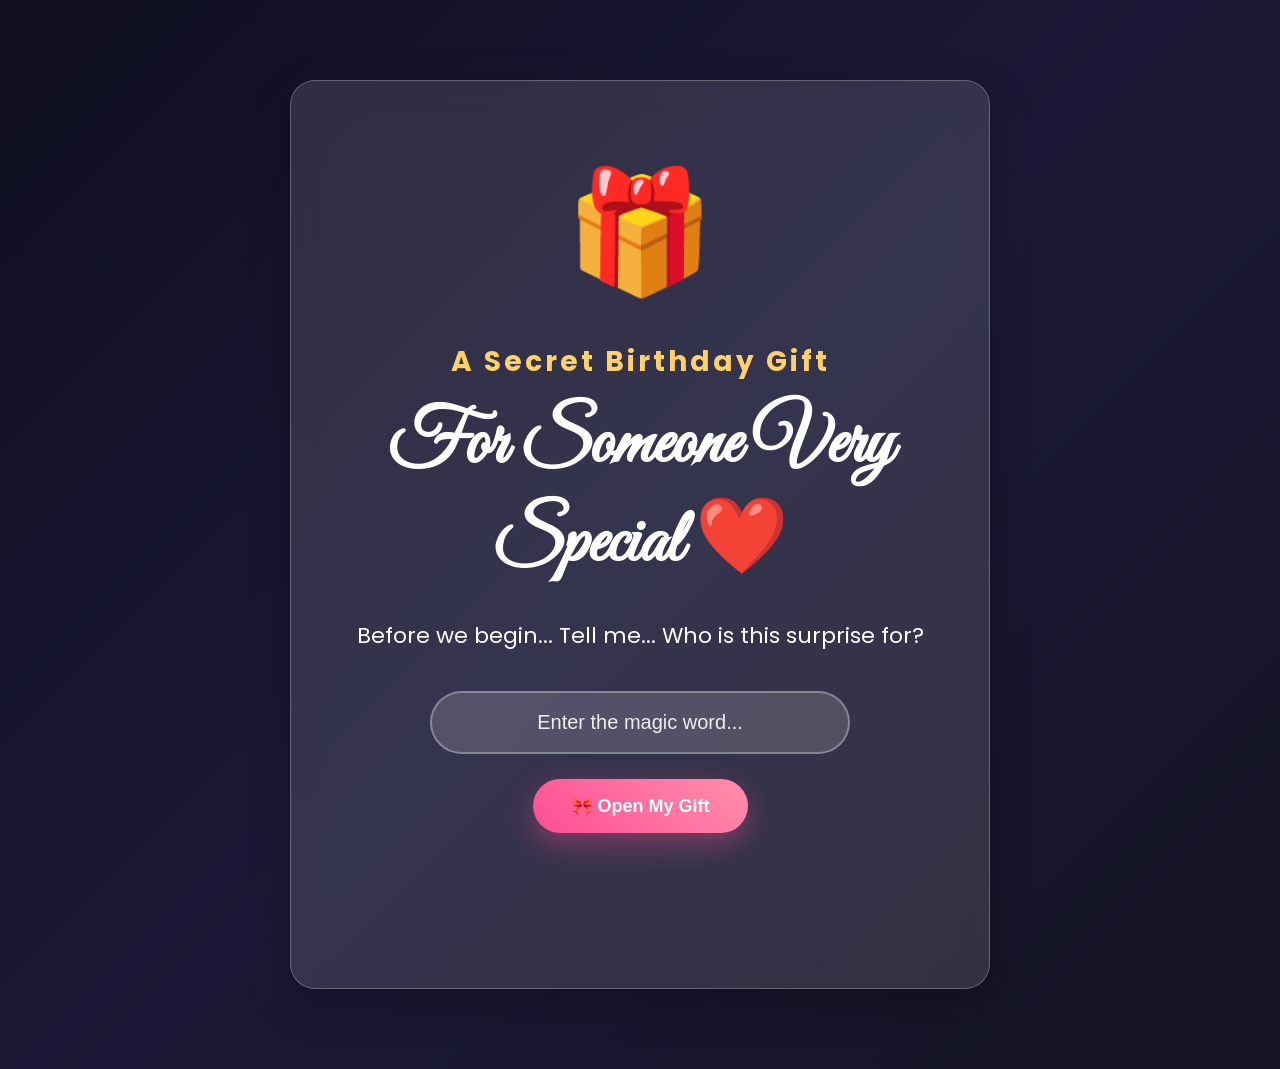
<file: index.html>
<!DOCTYPE html>
<html lang="en">

<head>

<meta charset="UTF-8">
<meta name="viewport" content="width=device-width, initial-scale=1.0">

<title>A Special Gift ❤️</title>

<link rel="stylesheet" href="style.css">

<link rel="preconnect" href="https://fonts.googleapis.com">

<link href="https://fonts.googleapis.com/css2?family=Great+Vibes&family=Poppins:wght@300;400;600&display=swap" rel="stylesheet">

</head>

<body>

<!-- Floating Hearts -->
<div id="hearts"></div>

<!-- Stars -->
<div class="stars"></div>

<section class="welcome-page">

<div class="glass-box">

<div class="gift">

🎁

</div>

<h3>

A Secret Birthday Gift

</h3>

<h1>

For Someone Very Special ❤️

</h1>

<p>

Before we begin...

Tell me...

Who is this surprise for?

</p>

<input
type="password"
id="password"
placeholder="Enter the magic word...">

<br>

<button onclick="checkPassword()">

🎀 Open My Gift

</button>

<p id="message"></p>

</div>

</section>

<script>

function checkPassword(){

let pass=document.getElementById("password").value;

let msg=document.getElementById("message");

if(pass.toLowerCase()=="navya"){

msg.style.color="#7CFC00";

msg.innerHTML="✨ Welcome Birthday Girl ❤️";

setTimeout(function(){

window.location="chapter1.html";

},1500);

}

else{

msg.style.color="#ff8080";

msg.innerHTML="🥺 Oops... That's not the magic word.<br>Hint: It's your name ❤️";

}

}

</script>

<script src="script.js"></script>

</body>

</html>
</file>
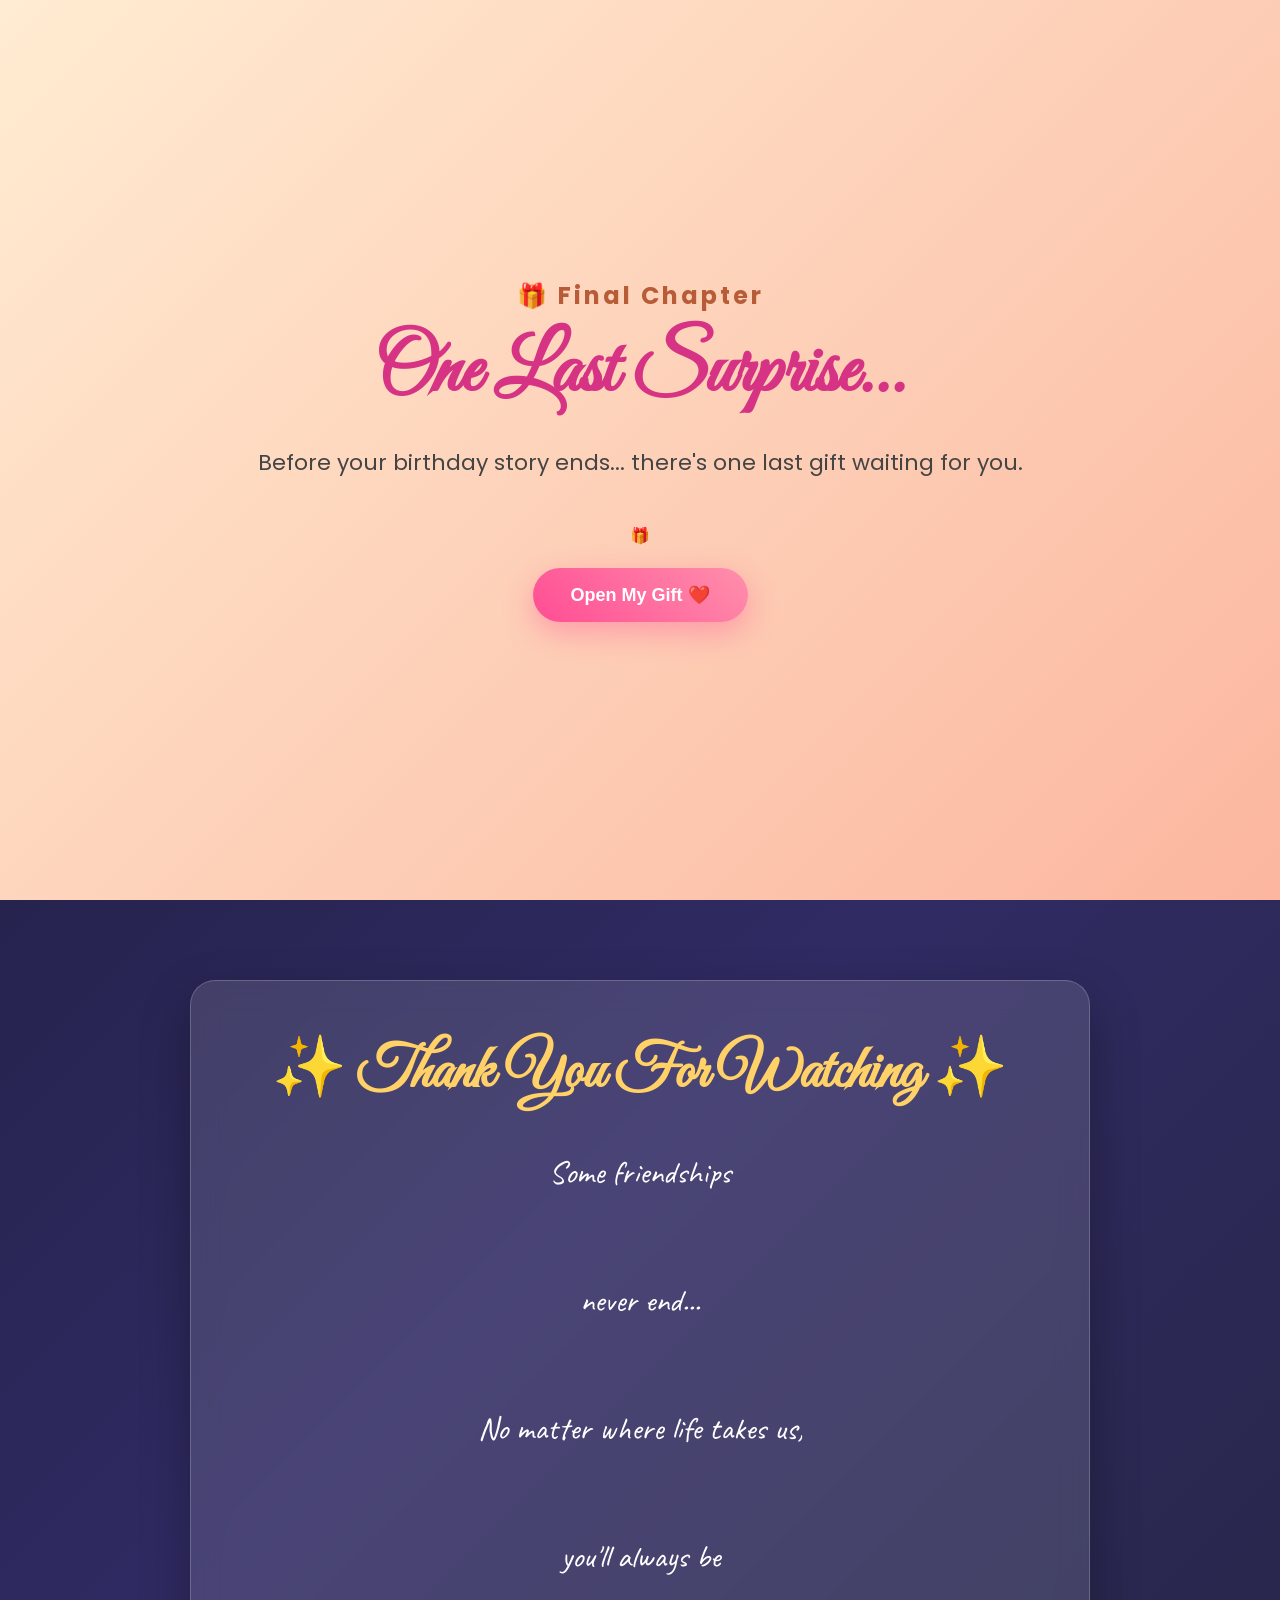
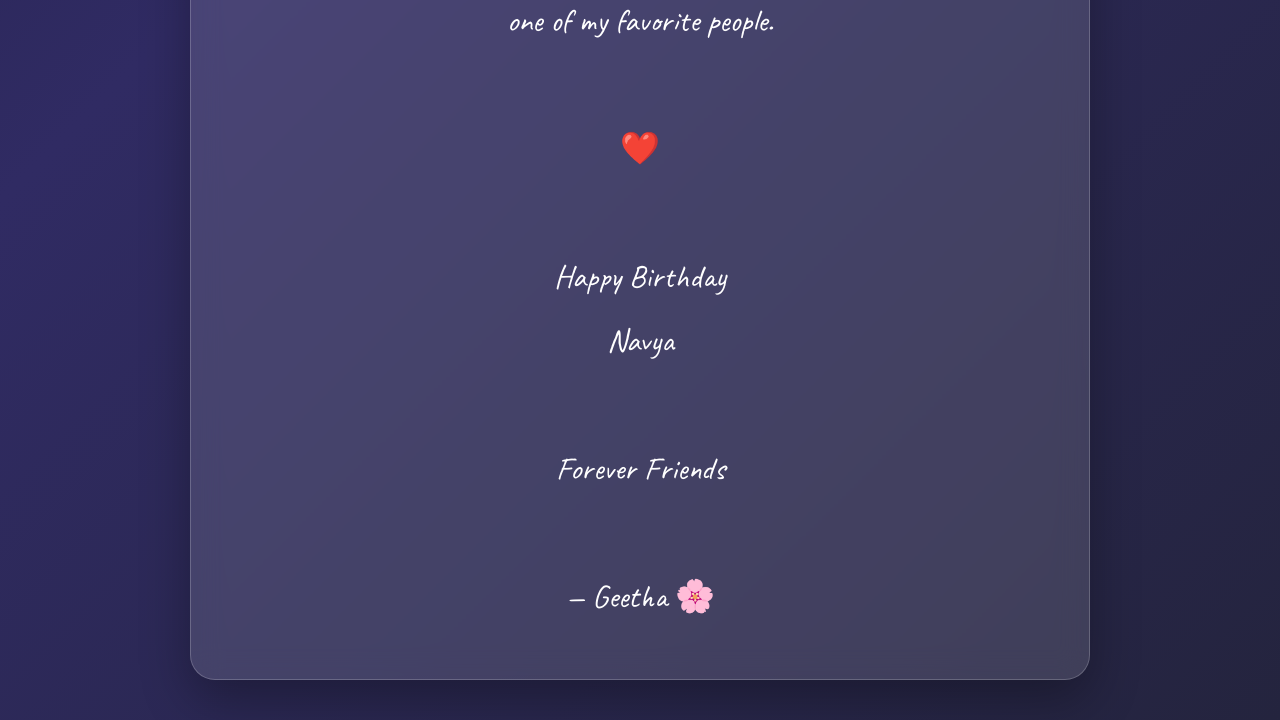
<file: birthday.html>
<!DOCTYPE html>
<html lang="en">

<head>

<meta charset="UTF-8">

<meta name="viewport" content="width=device-width, initial-scale=1.0">

<title>One Last Surprise ❤️</title>

<link rel="stylesheet" href="style.css">

<link rel="preconnect" href="https://fonts.googleapis.com">

<link href="https://fonts.googleapis.com/css2?family=Great+Vibes&family=Poppins:wght@300;400;600&display=swap" rel="stylesheet">

</head>

<body>

<div id="hearts"></div>

<div class="stars"></div>

<section class="surprise-page">

<div class="gift-container">

<h3>

🎁 Final Chapter

</h3>

<h1>

One Last Surprise...

</h1>

<p>

Before your birthday story ends...

there's one last gift waiting for you.

</p>

<div id="giftBox" class="gift-box">

🎁

</div>

<button id="giftBtn">

Open My Gift ❤️

</button>

<div id="giftMessage" class="gift-message">

<h2>

💖 Surprise! 💖

</h2>

<p>

Some people come into our lives...

and quietly become family.

Thank you for every laugh,

every late-night conversation,

every memory,

every piece of advice,

and every moment you stood beside me.

I'm grateful that life gave me a friend like you.

No matter where life takes us,

I'll always smile whenever I remember

our college days.

❤️

</p>

<div class="wish">

🌸

I hope this birthday

brings you endless happiness,

good health,

success,

peace,

and everything your heart wishes for.

🌸

</div>

<a href="birthday.html" class="next-btn">

Celebrate Your Birthday 🎂 →

</a>

</div>

</div>

</section>

<script src="script.js"></script>

</body>

</html>
<!-- ================= Final Message ================= -->

<div class="final-message">

    <h2>✨ Thank You For Watching ✨</h2>

    <p>
        Some friendships
        <br><br>

        never end...
        <br><br>

        No matter where life takes us,
        <br><br>

        you'll always be
        <br>

        one of my favorite people.
        <br><br>

        ❤️
        <br><br>

        Happy Birthday
        <br>

        Navya
        <br><br>

        Forever Friends
        <br><br>

        — Geetha 🌸
    </p>

</div>
</file>
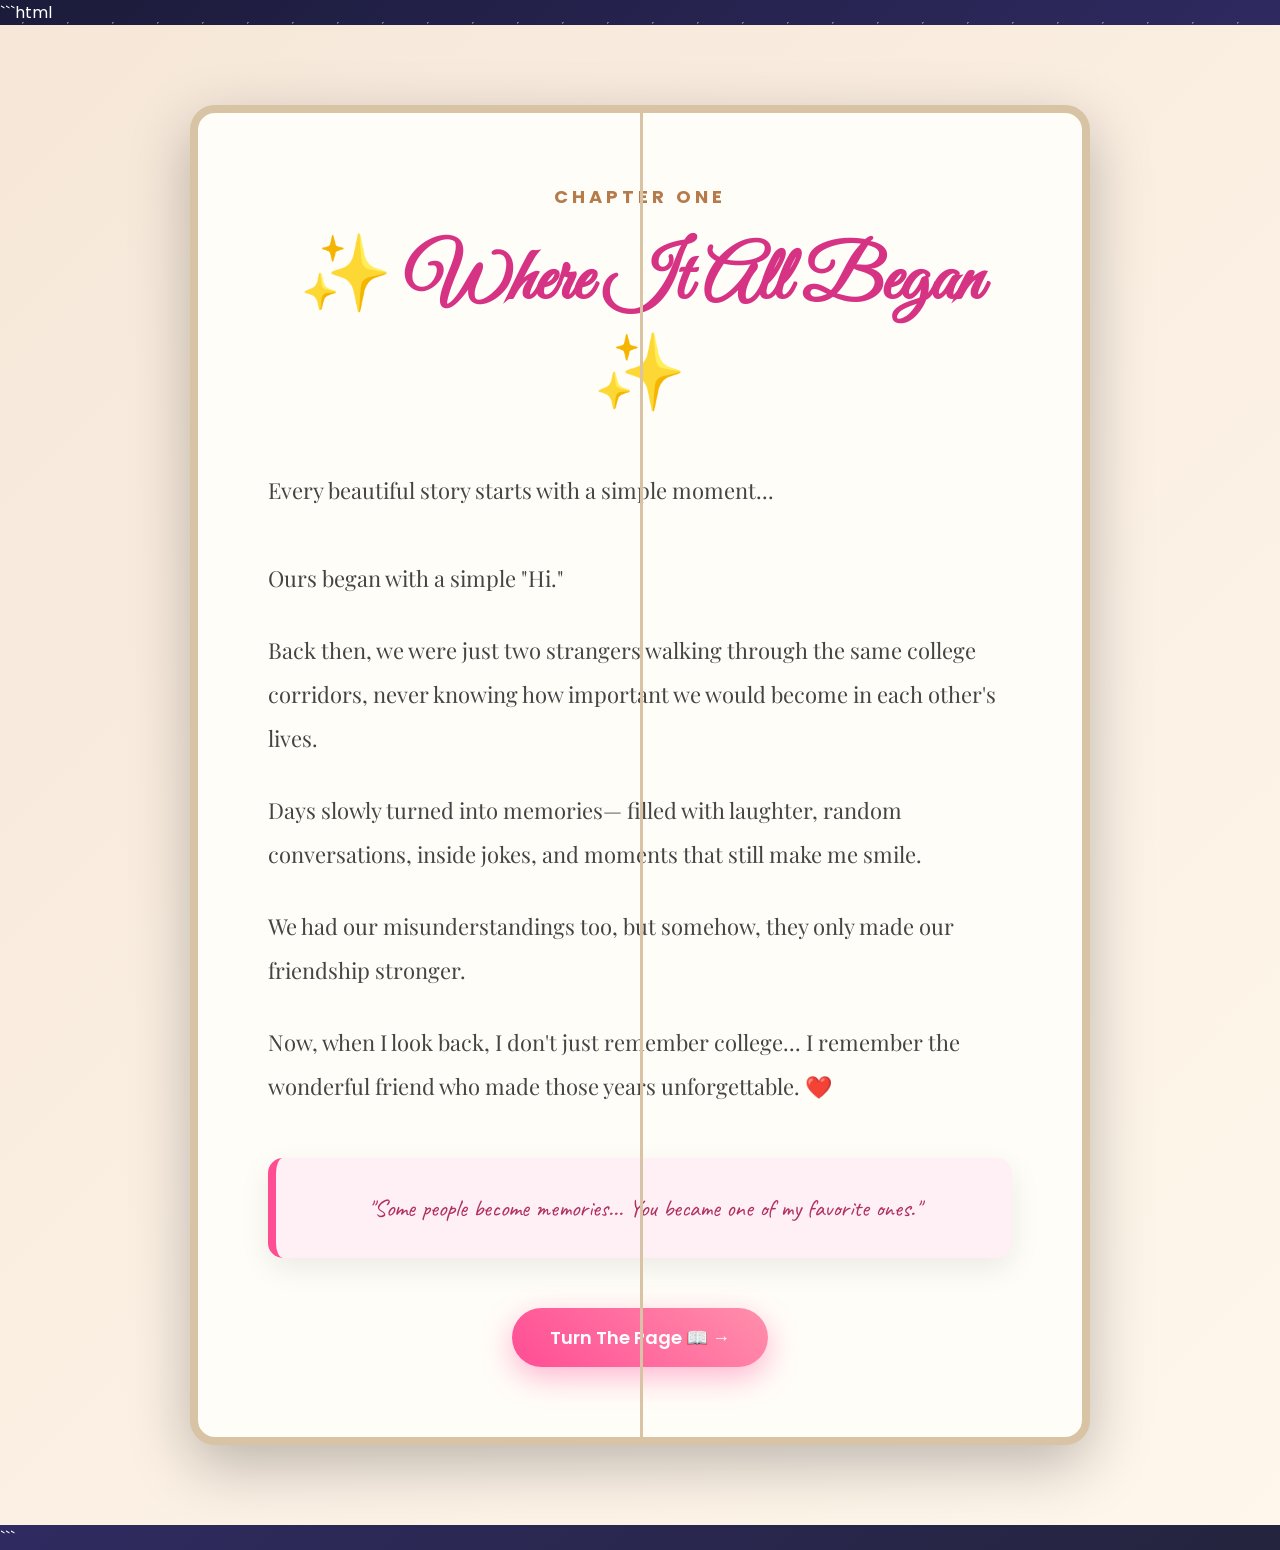
<file: chapter1.html>
```html
<!DOCTYPE html>
<html lang="en">

<head>

<meta charset="UTF-8">
<meta name="viewport" content="width=device-width, initial-scale=1.0">

<title>Chapter One | Our Story ❤️</title>

<link rel="stylesheet" href="style.css">

<link rel="preconnect" href="https://fonts.googleapis.com">

<link href="https://fonts.googleapis.com/css2?family=Great+Vibes&family=Playfair+Display:wght@400;700&family=Poppins:wght@300;400;600&display=swap" rel="stylesheet">

</head>

<body>

<div id="hearts"></div>

<div class="stars"></div>

<section class="chapter">

<div class="book">

<div class="chapter-number">
CHAPTER ONE
</div>

<h1>
✨ Where It All Began ✨
</h1>

<div class="story-text">

<p>
Every beautiful story starts with a simple moment...
<br><br>
Ours began with a simple "Hi."
</p>

<p>
Back then,
we were just two strangers
walking through the same college corridors,
never knowing how important
we would become in each other's lives.
</p>

<p>
Days slowly turned into memories—
filled with laughter,
random conversations,
inside jokes,
and moments that still make me smile.
</p>

<p>
We had our misunderstandings too,
but somehow,
they only made our friendship stronger.
</p>

<p>
Now, when I look back,
I don't just remember college...
I remember the wonderful friend
who made those years unforgettable.
❤️
</p>

</div>

<div class="quote-box">

"Some people become memories...
You became one of my favorite ones."

</div>

<div class="next-area">

<a href="scrapbook.html" class="next-btn">
Turn The Page 📖 →
</a>

</div>

</div>

</section>

<script src="script.js"></script>

</body>

</html>
```
</file>
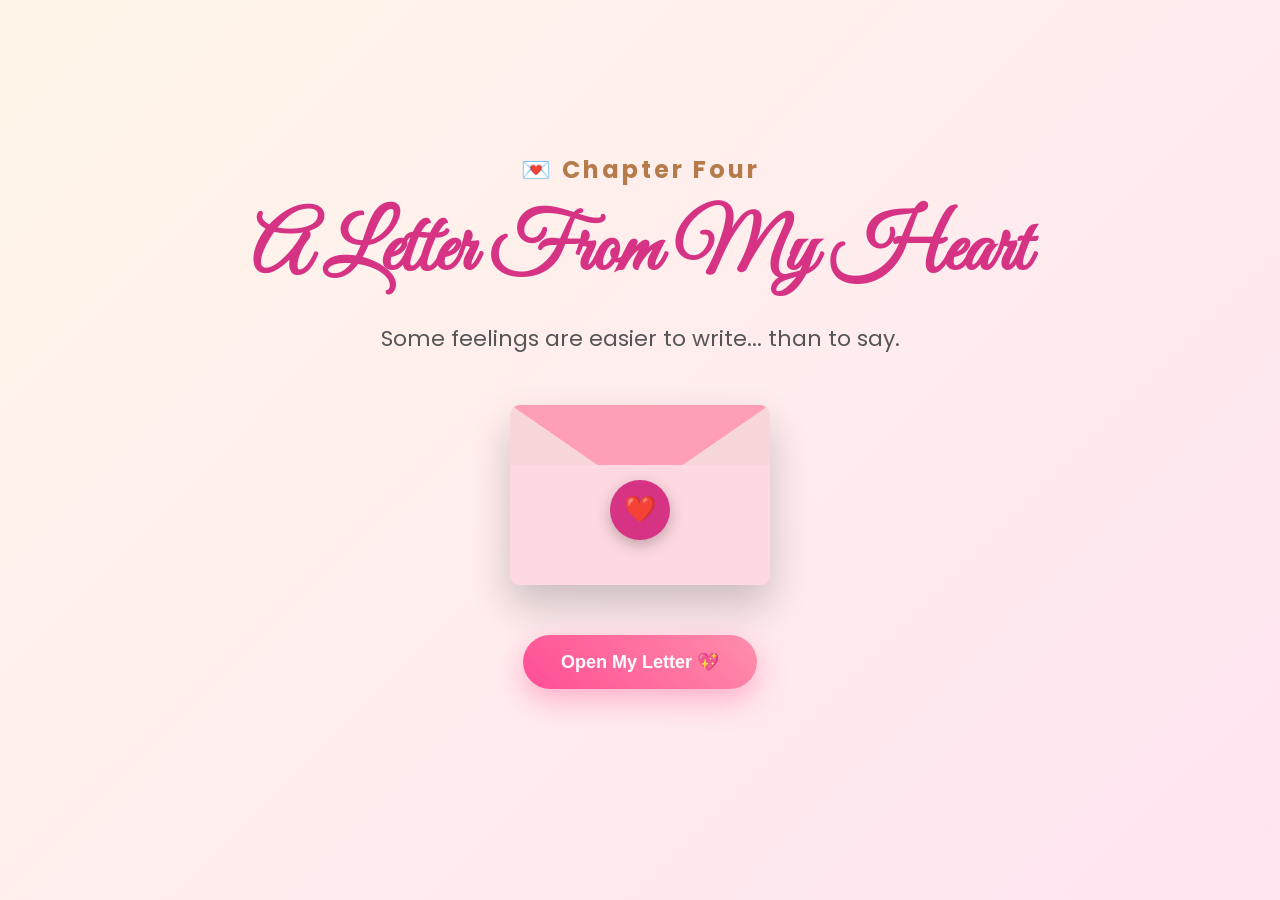
<file: letter.html>
<!DOCTYPE html>
<html lang="en">

<head>

<meta charset="UTF-8">
<meta name="viewport" content="width=device-width, initial-scale=1.0">

<title>A Letter For You ❤️</title>

<link rel="stylesheet" href="style.css">

<link rel="preconnect" href="https://fonts.googleapis.com">

<link href="https://fonts.googleapis.com/css2?family=Great+Vibes&family=Caveat:wght@500;700&family=Poppins:wght@300;400;600&display=swap" rel="stylesheet">

</head>

<body>

<div id="hearts"></div>
<div class="stars"></div>

<section class="letter-page">

<div class="letter-intro">

<h3>💌 Chapter Four</h3>

<h1>A Letter From My Heart</h1>

<p>

Some feelings are easier to write...

than to say.

</p>

</div>

<div class="envelope-container">

<div class="envelope" id="envelope">

<div class="flap"></div>

<div class="body"></div>

<div class="seal">

❤️

</div>

</div>

<button id="openLetter">

Open My Letter 💖

</button>

</div>

<div id="letterCard" class="letter-card">

<h2>

Dear Navya ❤️

</h2>

<p>

Happy Birthday to one of the most precious people in my life.

<br><br>

Three years ago, I never imagined that someone I met in college would become such an important part of my journey.

<br><br>

Our friendship has been filled with countless laughs, unforgettable memories, random conversations, silly moments, and even a few misunderstandings.

Yet somehow...

we always found our way back.

<br><br>

Thank you for always understanding me.

Thank you for supporting me.

Thank you for standing beside me during my happiest moments and my difficult ones.

<br><br>

I'm sorry for every moment I hurt you knowingly or unknowingly.

Please know that I never wanted to lose our friendship.

<br><br>

Nuvvu, Raza lekapothe naa B.Tech life complete ayyedi kaadhu.

These four years became unforgettable because of the amazing people I met.

And you're one of the biggest reasons.

<br><br>

Wherever life takes us after college,

I hope our friendship remains just as beautiful as it is today.

<br><br>

May your dreams come true.

May happiness always find you.

May your smile never fade.

<br><br>

Thank you...

for simply being YOU.

❤️

<br><br>

Happy Birthday once again,

My Best Friend.

<br><br>

Forever Friends,

<br>

<b>Geetha ❤️</b>

</p>

<a href="surprise.html" class="next-btn">

One Last Surprise 🎁 →

</a>

</div>

</section>

<script src="script.js"></script>

</body>

</html>
</file>
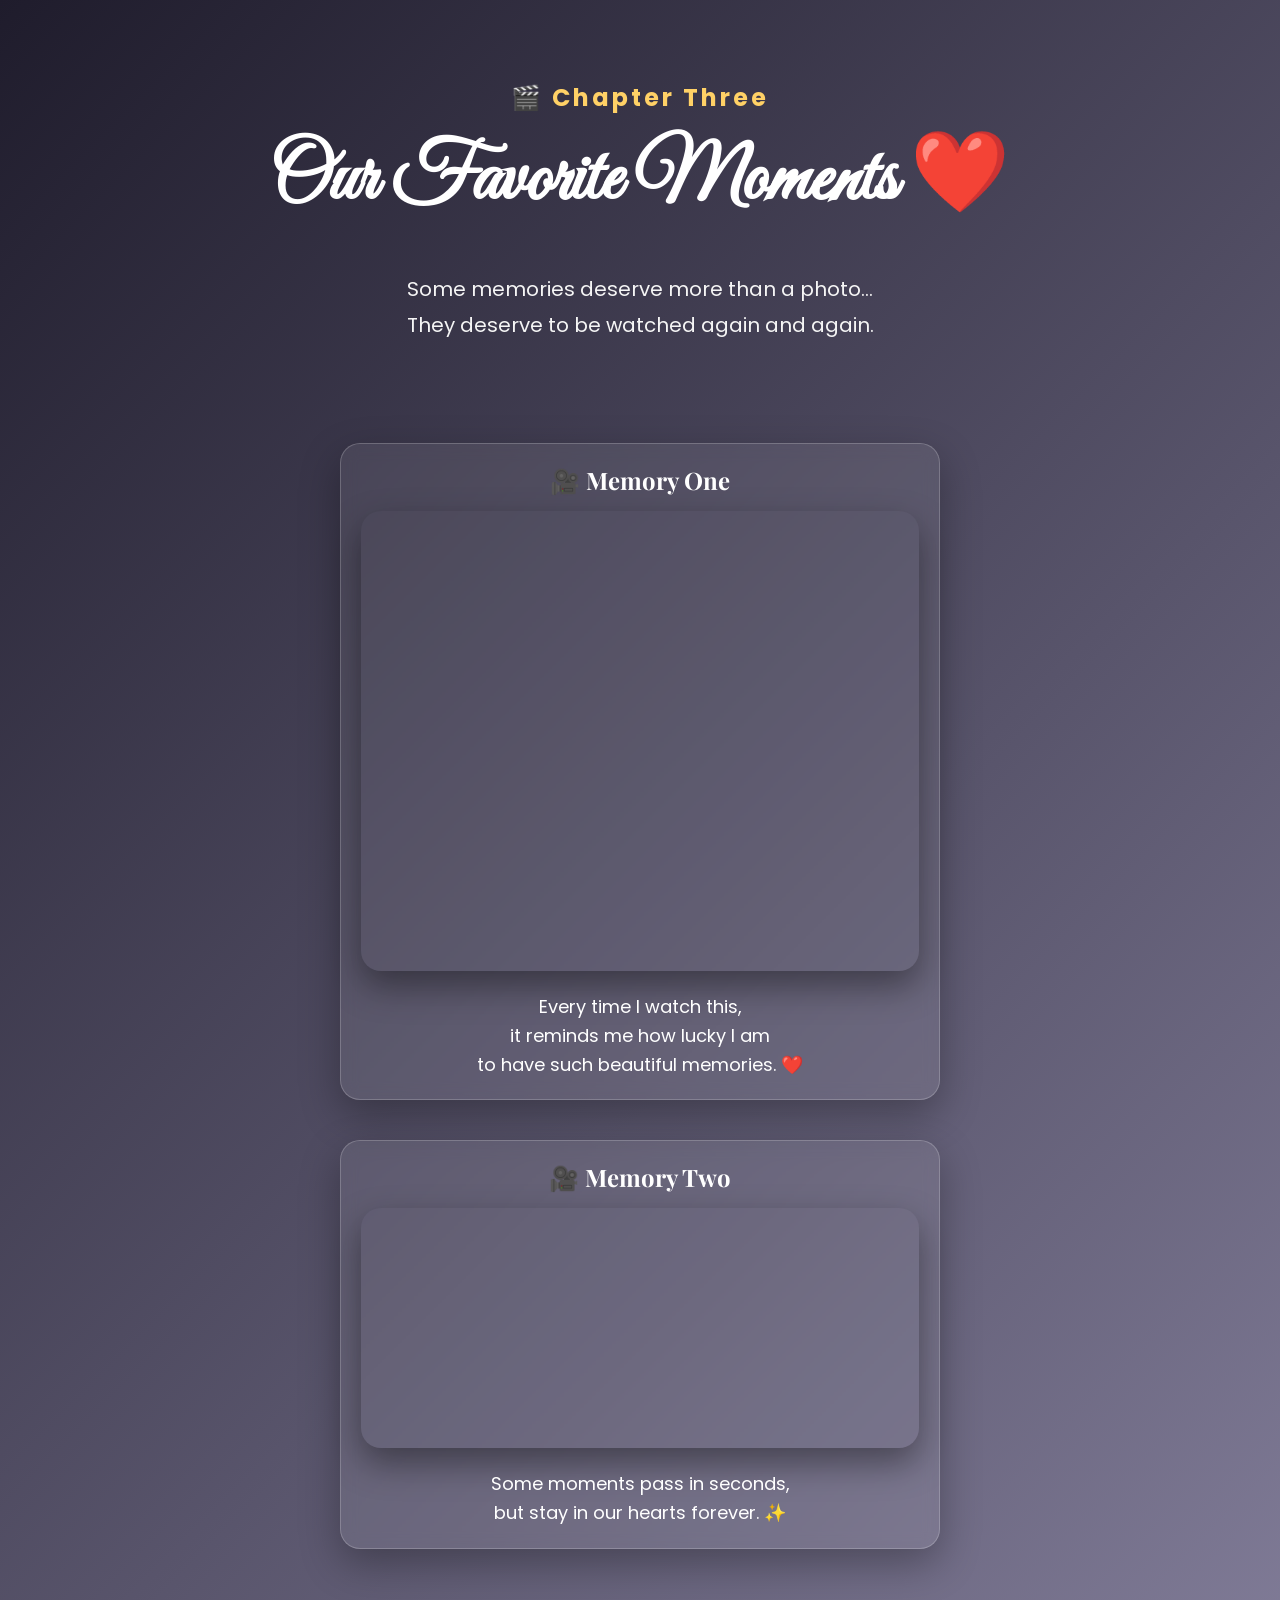
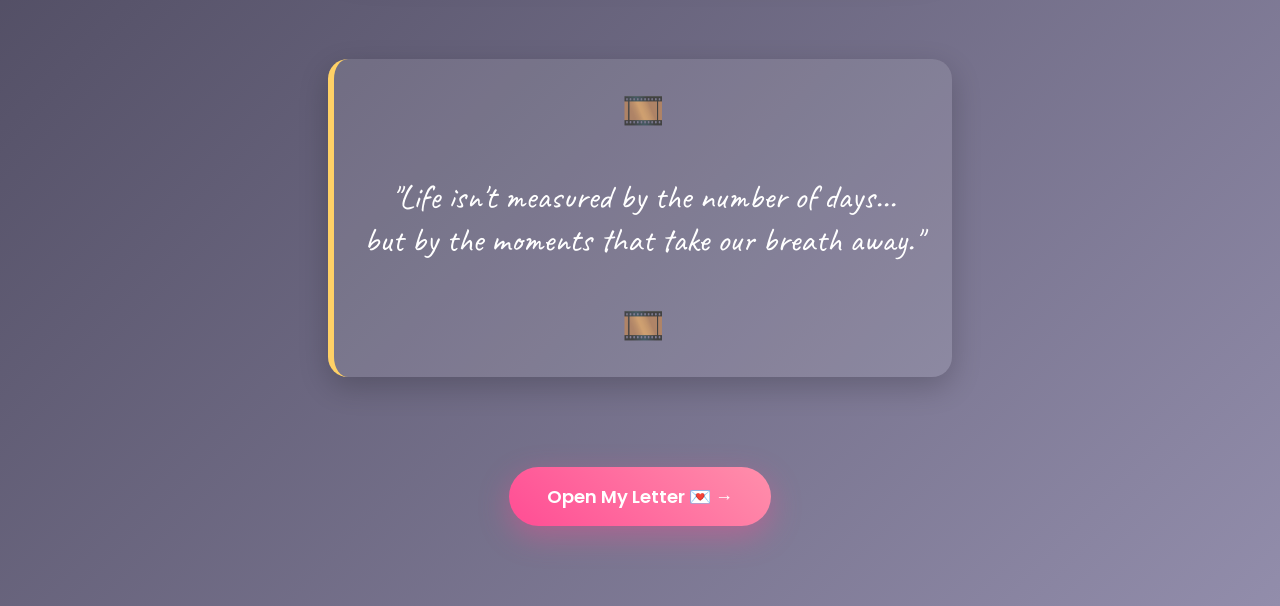
<file: memories.html>
<!DOCTYPE html>
<html lang="en">

<head>
    <meta charset="UTF-8">
    <meta name="viewport" content="width=device-width, initial-scale=1.0">

    <title>Favorite Moments ❤️</title>

    <link rel="stylesheet" href="style.css">

    <link rel="preconnect" href="https://fonts.googleapis.com">
    <link href="https://fonts.googleapis.com/css2?family=Great+Vibes&family=Playfair+Display:wght@400;700&family=Poppins:wght@300;400;600&display=swap" rel="stylesheet">

    <style>
        .cinema {
            display: flex;
            flex-direction: column;
            align-items: center;
            gap: 40px;
            margin-top: 40px;
        }

        .video-card {
            width: 100%;
            max-width: 600px;
            text-align: center;
            background: rgba(255, 255, 255, 0.08);
            padding: 20px;
            border-radius: 20px;
            backdrop-filter: blur(8px);
        }

        .video-header {
            font-size: 1.5rem;
            color: white;
            margin-bottom: 15px;
            font-weight: bold;
        }

        /* First Video (Portrait) */
        .video-small {
            width: 260px;
            height: 460px;
            border-radius: 15px;
            object-fit: cover;
            box-shadow: 0 10px 25px rgba(0, 0, 0, 0.4);
        }

        /* Second Video (Landscape) */
        .video-horizontal {
            width: 420px;
            height: 240px;
            border-radius: 15px;
            object-fit: cover;
            box-shadow: 0 10px 25px rgba(0, 0, 0, 0.4);
        }

        .video-card p {
            color: white;
            margin-top: 15px;
            font-size: 18px;
            line-height: 1.6;
        }

        @media (max-width:768px) {
            .video-small {
                width: 220px;
                height: 390px;
            }

            .video-horizontal {
                width: 95%;
                height: auto;
            }
        }
    </style>

</head>

<body>

    <div id="hearts"></div>
    <div class="stars"></div>

    <section class="video-page">

        <h3>🎬 Chapter Three</h3>

        <h1>Our Favorite Moments ❤️</h1>

        <p class="subtitle">
            Some memories deserve more than a photo...
            <br>
            They deserve to be watched again and again.
        </p>

        <div class="cinema">

            <!-- Video 1 -->
            <div class="video-card">

                <div class="video-header">
                    🎥 Memory One
                </div>

                <video class="video-small"
                    autoplay
                    muted
                    loop
                    playsinline>

                    <source src="videos/video1.mp4" type="video/mp4">

                </video>

                <p>
                    Every time I watch this,
                    <br>
                    it reminds me how lucky I am
                    <br>
                    to have such beautiful memories.
                    ❤️
                </p>

            </div>

            <!-- Video 2 -->
            <div class="video-card">

                <div class="video-header">
                    🎥 Memory Two
                </div>

                <video class="video-horizontal"
                    autoplay
                    muted
                    loop
                    playsinline>

                    <source src="videos/video2.mp4" type="video/mp4">

                </video>

                <p>
                    Some moments pass in seconds,
                    <br>
                    but stay in our hearts forever.
                    ✨
                </p>

            </div>

        </div>

        <div class="movie-quote">
            🎞️
            <br><br>
            "Life isn't measured by the number of days...
            <br>
            but by the moments that take our breath away."
            <br><br>
            🎞️
        </div>

        <div class="next-area">

            <a href="letter.html" class="next-btn">
                Open My Letter 💌 →
            </a>

        </div>

    </section>

    <script src="script.js"></script>

</body>

</html>
</file>
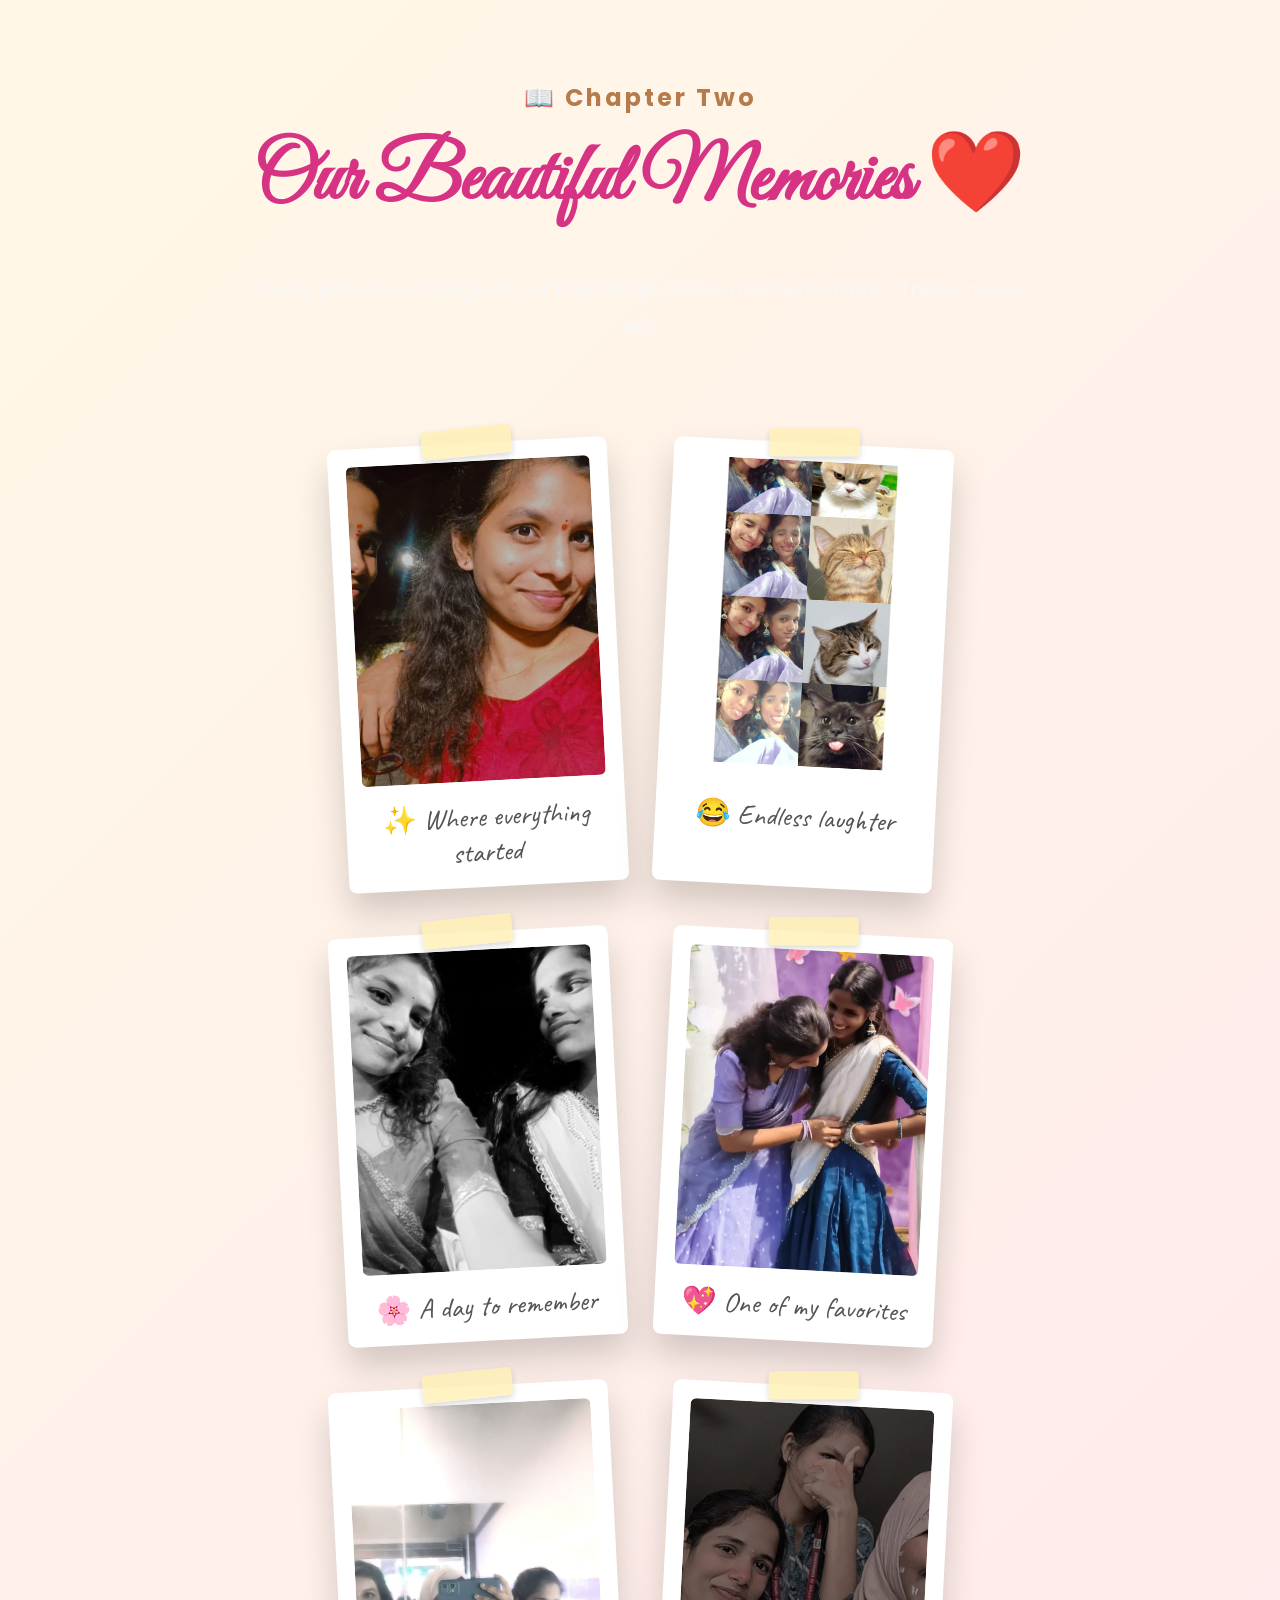
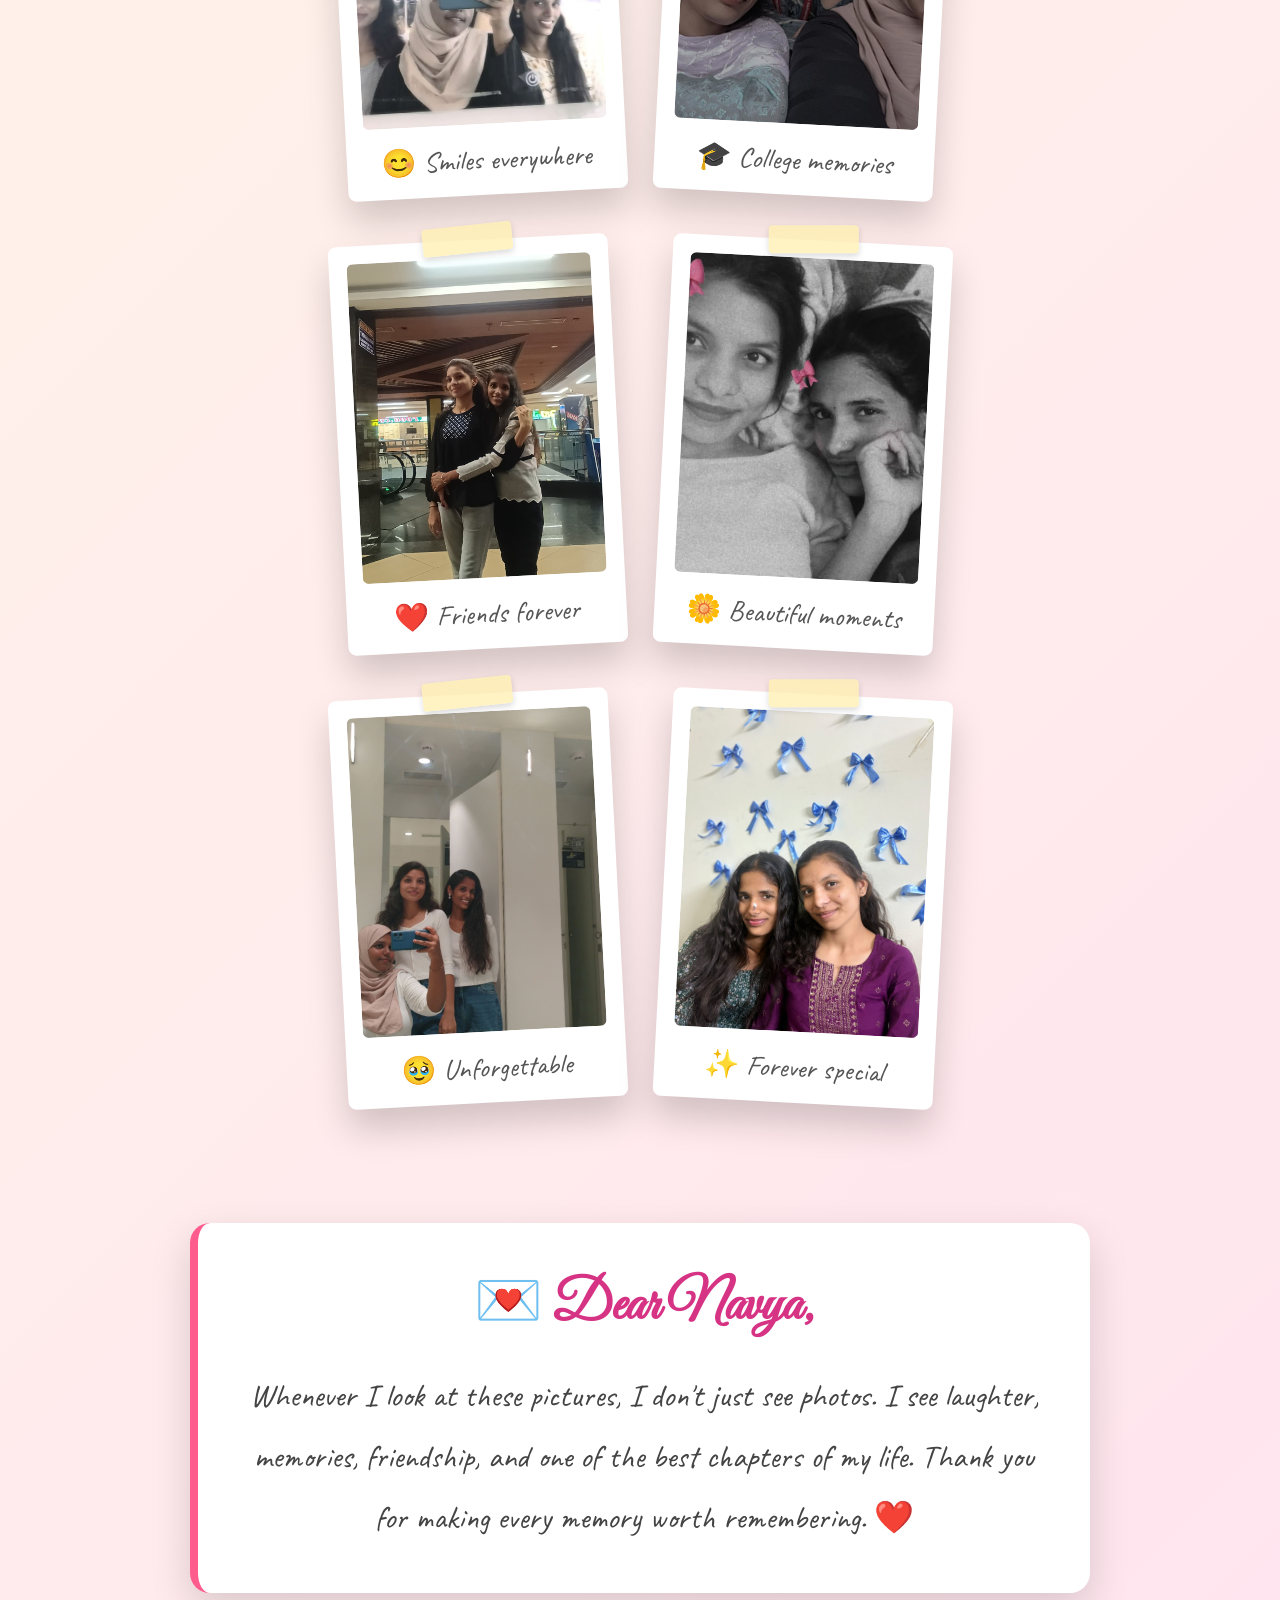
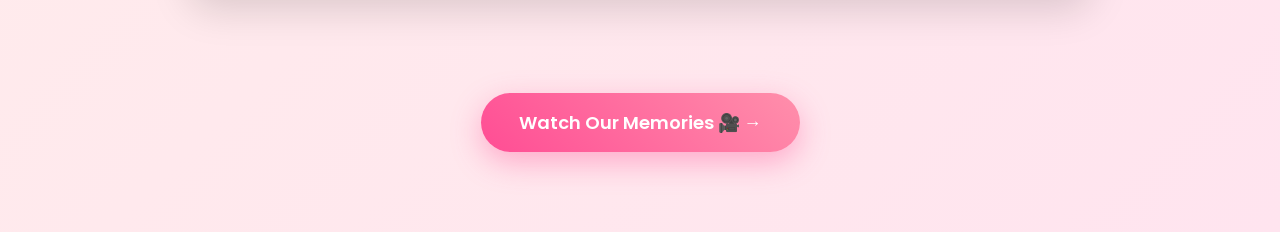
<file: scrapbook.html>
<!DOCTYPE html>
<html lang="en">

<head>

<meta charset="UTF-8">
<meta name="viewport" content="width=device-width, initial-scale=1.0">

<title>Our Scrapbook ❤️</title>

<link rel="stylesheet" href="style.css">

<link rel="preconnect" href="https://fonts.googleapis.com">

<link href="https://fonts.googleapis.com/css2?family=Great+Vibes&family=Caveat:wght@500;700&family=Poppins:wght@300;400;600&display=swap" rel="stylesheet">

</head>

<body>

<div id="hearts"></div>

<div class="stars"></div>

<section class="scrapbook-page">

<h3>📖 Chapter Two</h3>

<h1>Our Beautiful Memories ❤️</h1>

<p class="subtitle">

Every picture is a page of our friendship.

Some moments fade...

These never will.

</p>

<div class="memory-wall">

<div class="memory">
<img src="images/photo1.jpeg">
<span>✨ Where everything started</span>
</div>

<div class="memory">
<img src="images/photo2.jpeg">
<span>😂 Endless laughter</span>
</div>

<div class="memory">
<img src="images/photo3.jpeg">
<span>🌸 A day to remember</span>
</div>

<div class="memory">
<img src="images/photo4.jpeg">
<span>💖 One of my favorites</span>
</div>

<div class="memory">
<img src="images/photo5.jpeg">
<span>😊 Smiles everywhere</span>
</div>

<div class="memory">
<img src="images/photo6.jpeg">
<span>🎓 College memories</span>
</div>

<div class="memory">
<img src="images/photo7.jpeg">
<span>❤️ Friends forever</span>
</div>

<div class="memory">
<img src="images/photo8.jpeg">
<span>🌼 Beautiful moments</span>
</div>

<div class="memory">
<img src="images/photo9.jpeg">
<span>🥹 Unforgettable</span>
</div>

<div class="memory">
<img src="images/photo10.jpeg">
<span>✨ Forever special</span>
</div>

</div>

<div class="memory-note">

<h2>

💌 Dear Navya,

</h2>

<p>

Whenever I look at these pictures,

I don't just see photos.

I see laughter,

memories,

friendship,

and one of the best chapters

of my life.

Thank you

for making every memory

worth remembering.

❤️

</p>

</div>

<div class="next-area">

<a href="memories.html" class="next-btn">

Watch Our Memories 🎥 →

</a>

</div>

</section>

<script src="script.js"></script>

</body>

</html>
</file>
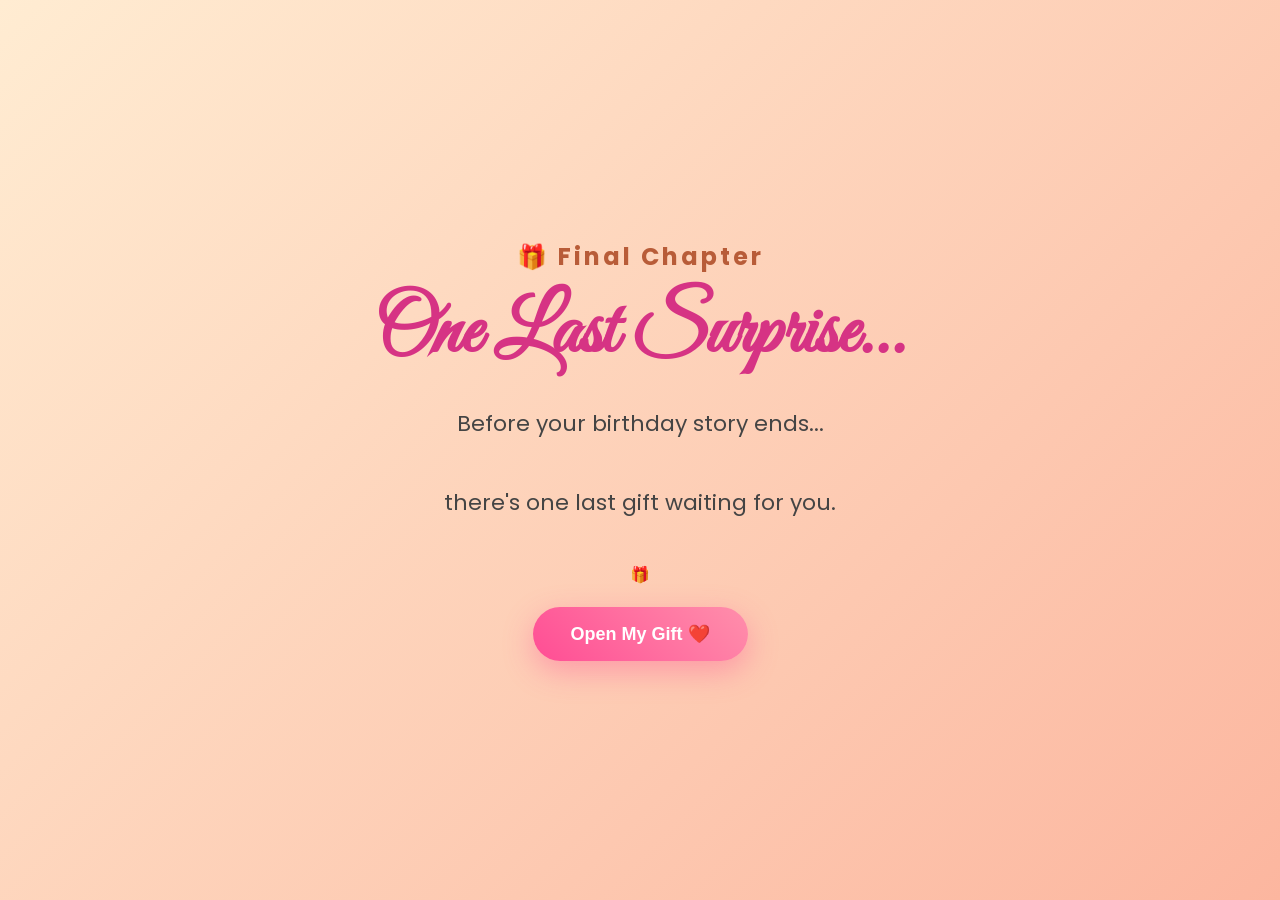
<file: surprise.html>
<!DOCTYPE html>
<html lang="en">

<head>

<meta charset="UTF-8">

<meta name="viewport" content="width=device-width, initial-scale=1.0">

<title>One Last Surprise ❤️</title>

<link rel="stylesheet" href="style.css">

<link rel="preconnect" href="https://fonts.googleapis.com">

<link href="https://fonts.googleapis.com/css2?family=Great+Vibes&family=Poppins:wght@300;400;600&display=swap" rel="stylesheet">

</head>

<body>

<div id="hearts"></div>

<div class="stars"></div>

<section class="surprise-page">

<div class="gift-container">

<h3>🎁 Final Chapter</h3>

<h1>One Last Surprise...</h1>

<p>

Before your birthday story ends...

<br><br>

there's one last gift waiting for you.

</p>

<div id="giftBox" class="gift-box">

🎁

</div>

<button id="giftBtn">

Open My Gift ❤️

</button>

<div id="giftMessage" class="gift-message">

<h2>💖 A Little Note For You 💖</h2>

<p>

Some friendships become forever memories.

<br><br>

I'm truly grateful for every laugh,
every conversation,
and every moment we've shared.

<br><br>

No matter where life takes us,

you'll always have a special place
in my heart.

<br><br>

Happy Birthday, Navya ❤️

</p>
<!-- ================= Cute Photo Gallery ================= -->

<div class="birthday-gallery">
<h2>👑 The Birthday Girl 👑</h2>

<p class="gallery-subtitle">
Because today is all about you. 🎂💕
</p>

<div class="gallery-grid">

<img src="images/photo11.jpeg" alt="Navya">

<img src="images/photo12.jpeg" alt="Navya">

<img src="images/photo13.jpeg" alt="Navya">

<img src="images/photo14.jpeg" alt="Navya">

<img src="images/photo15.jpeg" alt="Navya">

<img src="images/photo16.jpeg" alt="Navya">

<img src="images/photo17.jpeg" alt="Navya">

<img src="images/photo18.jpeg" alt="Navya">

<img src="images/photo19.jpeg" alt="Navya">

<img src="images/photo20.jpeg" alt="Navya">

</div>

</div>

<div class="wish">

🌸

<br><br>

I hope this birthday

<br><br>

fills your life with

happiness,

love,

good health,

success,

and countless beautiful moments.

<br><br>

Keep smiling,

keep shining,

and stay the wonderful person you are.

<br><br>

Happy Birthday once again! ❤️

<br><br>

🌸

</div>

<a href="birthday.html" class="next-btn">

🎂 Celebrate Your Birthday →

</a>
</div>

</div>

</section>

<script src="script.js"></script>

</body>

</html>
</file>
<file: style.css>
/*==================================================
GOOGLE FONTS
==================================================*/

@import url('https://fonts.googleapis.com/css2?family=Great+Vibes&family=Poppins:wght@300;400;500;600;700&family=Playfair+Display:wght@400;700&family=Caveat:wght@400;700&display=swap');

/*==================================================
RESET
==================================================*/

*{
    margin:0;
    padding:0;
    box-sizing:border-box;
    scroll-behavior:smooth;
}

body{
    font-family:'Poppins',sans-serif;
    overflow-x:hidden;
    color:#fff;
    min-height:100vh;
    background:linear-gradient(135deg,#1b1b3a,#302b63,#24243e);
}

/*==================================================
ANIMATED BACKGROUND
==================================================*/

.stars{
    position:fixed;
    top:0;
    left:0;
    width:100%;
    height:100%;
    z-index:-2;

    background-image:
    radial-gradient(white 1px,transparent 1px);

    background-size:45px 45px;

    opacity:.35;

    animation:twinkle 6s infinite;
}

@keyframes twinkle{

0%{
opacity:.2;
}

50%{
opacity:.6;
}

100%{
opacity:.2;
}

}

/*==================================================
FLOATING HEARTS
==================================================*/

#hearts{

position:fixed;

top:0;

left:0;

width:100%;

height:100%;

pointer-events:none;

overflow:hidden;

z-index:-1;

}

.heart{

position:absolute;

bottom:-50px;

font-size:20px;

animation:heartFloat linear forwards;

}

@keyframes heartFloat{

0%{

transform:translateY(0) scale(.5);

opacity:0;

}

15%{

opacity:1;

}

100%{

transform:translateY(-120vh) scale(1.4);

opacity:0;

}

}

/*==================================================
COMMON TITLES
==================================================*/

h1{

font-family:'Great Vibes',cursive;

font-size:75px;

margin-bottom:20px;

text-align:center;

}

h2{

font-family:'Playfair Display',serif;

font-size:36px;

margin-bottom:15px;

text-align:center;

}

h3{

font-size:26px;

letter-spacing:2px;

text-align:center;

margin-bottom:15px;

}

.subtitle{

max-width:800px;

margin:20px auto 40px;

font-size:20px;

line-height:1.8;

text-align:center;

color:#f7f7f7;

}

/*==================================================
COMMON BUTTON
==================================================*/

.next-btn,
.restart,
button{

display:inline-block;

padding:16px 38px;

background:linear-gradient(45deg,#ff4d94,#ff8fab);

color:white;

border:none;

border-radius:50px;

font-size:18px;

font-weight:600;

cursor:pointer;

text-decoration:none;

transition:.35s;

box-shadow:0 10px 30px rgba(255,77,148,.4);

}

.next-btn:hover,
.restart:hover,
button:hover{

transform:translateY(-5px) scale(1.05);

box-shadow:0 18px 40px rgba(255,77,148,.6);

}

/*==================================================
GLASS CARD
==================================================*/

.glass-box,
.glass-card{

background:rgba(255,255,255,.12);

backdrop-filter:blur(15px);

border:1px solid rgba(255,255,255,.25);

border-radius:25px;

padding:40px;

box-shadow:0 15px 40px rgba(0,0,0,.25);

}

/*==================================================
PAGE CONTAINER
==================================================*/

section{

min-height:100vh;

display:flex;

justify-content:center;

align-items:center;

flex-direction:column;

padding:80px 8%;

position:relative;

}

/*==================================================
BOUNCE ANIMATION
==================================================*/

@keyframes bounce{

0%,100%{

transform:translateY(0);

}

50%{

transform:translateY(-15px);

}

}

/*==================================================
FADE UP
==================================================*/

.fade-up{

animation:fadeUp 1.2s ease;

}

@keyframes fadeUp{

from{

opacity:0;

transform:translateY(50px);

}

to{

opacity:1;

transform:translateY(0);

}

}

/*==================================================
FLOATING EFFECT
==================================================*/

.float{

animation:float 4s ease-in-out infinite;

}

@keyframes float{

0%,100%{

transform:translateY(0);

}

50%{

transform:translateY(-12px);

}

}

/*==================================================
RESPONSIVE BASE
==================================================*/

@media(max-width:768px){

h1{

font-size:50px;

}

h2{

font-size:28px;

}

.subtitle{

font-size:17px;

}

button,
.next-btn{

font-size:16px;

padding:14px 30px;

}

}
/*==================================================
INDEX PAGE
==================================================*/

.welcome-page{

min-height:100vh;

display:flex;

justify-content:center;

align-items:center;

background:
linear-gradient(rgba(0,0,0,.45),rgba(0,0,0,.45)),
linear-gradient(135deg,#1b1b3a,#302b63,#24243e);

}

.glass-box{

width:90%;

max-width:700px;

text-align:center;

padding:60px;

animation:fadeUp 1.5s ease;

}

.gift{

font-size:120px;

animation:bounce 2s infinite;

margin-bottom:20px;

}

.glass-box h3{

color:#FFD166;

font-size:28px;

letter-spacing:3px;

margin-bottom:15px;

}

.glass-box h1{

font-size:75px;

color:#fff;

margin-bottom:25px;

}

.glass-box p{

font-size:22px;

line-height:1.8;

margin-bottom:35px;

}

#password{

width:100%;

max-width:420px;

padding:18px 25px;

border-radius:50px;

border:2px solid rgba(255,255,255,.3);

background:rgba(255,255,255,.15);

color:white;

font-size:20px;

text-align:center;

outline:none;

margin-bottom:25px;

transition:.4s;

}

#password::placeholder{

color:#eee;

}

#password:focus{

border-color:#ff7eb3;

box-shadow:0 0 25px rgba(255,126,179,.6);

}

#message{

margin-top:20px;

font-size:20px;

font-weight:600;

min-height:40px;

}


/*==================================================
CHAPTER 1
==================================================*/

.chapter{

background:linear-gradient(135deg,#f6e7d8,#fff7ec);

padding:80px 20px;

}

.book{

max-width:900px;

width:100%;

background:#fffdf8;

padding:70px;

border-radius:25px;

box-shadow:0 20px 60px rgba(0,0,0,.25);

position:relative;

border:8px solid #d8c3a5;

overflow:hidden;

}

.book::before{

content:"";

position:absolute;

left:50%;

top:0;

height:100%;

width:3px;

background:#d8c3a5;

}

.chapter-number{

font-family:'Poppins',sans-serif;

font-weight:700;

letter-spacing:4px;

font-size:18px;

color:#b57b4b;

text-align:center;

margin-bottom:20px;

}

.book h1{

font-family:'Great Vibes',cursive;

font-size:75px;

color:#d63384;

margin-bottom:40px;

}

.story-text{

font-family:'Playfair Display',serif;

font-size:22px;

line-height:2;

color:#444;

}

.story-text p{

margin-bottom:28px;

animation:fadeUp 1s ease;

}

.story-text p:nth-child(2){

animation-delay:.2s;

}

.story-text p:nth-child(3){

animation-delay:.4s;

}

.story-text p:nth-child(4){

animation-delay:.6s;

}

.story-text p:nth-child(5){

animation-delay:.8s;

}

.story-text p:nth-child(6){

animation-delay:1s;

}

.quote-box{

margin-top:50px;

padding:35px;

background:#fff0f5;

border-left:8px solid #ff4d94;

border-radius:15px;

font-size:24px;

font-family:'Caveat',cursive;

color:#b03060;

text-align:center;

box-shadow:0 10px 30px rgba(0,0,0,.08);

}

.next-area{

text-align:center;

margin-top:50px;

}


/*==================================================
RESPONSIVE
==================================================*/

@media(max-width:768px){

.glass-box{

padding:35px;

}

.glass-box h1{

font-size:50px;

}

.glass-box p{

font-size:18px;

}

.gift{

font-size:90px;

}

.book{

padding:35px;

}

.book::before{

display:none;

}

.book h1{

font-size:50px;

}

.story-text{

font-size:18px;

}

.quote-box{

font-size:20px;

}

}
/*==================================================
SCRAPBOOK PAGE
==================================================*/

.scrapbook-page{

min-height:100vh;

padding:80px 6%;

background:linear-gradient(135deg,#fff8e7,#ffe4ef);

text-align:center;

}

.scrapbook-page h3{

color:#b57b4b;

font-size:24px;

letter-spacing:3px;

margin-bottom:10px;

}

.scrapbook-page h1{

color:#d63384;

font-size:80px;

margin-bottom:20px;

}

.memory-wall{

display:grid;

grid-template-columns:repeat(auto-fit,minmax(260px,1fr));

gap:45px;

margin-top:60px;

margin-bottom:60px;

}

/*=============================
POLAROID CARD
=============================*/

.memory{

background:white;

padding:18px;

border-radius:8px;

box-shadow:0 20px 35px rgba(0,0,0,.18);

transition:.4s;

position:relative;

transform:rotate(-3deg);

}

.memory:nth-child(even){

transform:rotate(3deg);

}

.memory:hover{

transform:rotate(0deg) scale(1.08);

z-index:5;

}

/* Decorative tape */

.memory::before{

content:"";

position:absolute;

top:-15px;

left:50%;

transform:translateX(-50%) rotate(-3deg);

width:90px;

height:28px;

background:rgba(255,240,180,.8);

border-radius:4px;

box-shadow:0 3px 6px rgba(0,0,0,.15);

}

/*=============================
IMAGE
=============================*/

.memory img{

width:100%;

height:320px;

object-fit:cover;

border-radius:6px;

display:block;

}

/*=============================
CAPTION
=============================*/

.memory span{

display:block;

margin-top:18px;

font-family:'Caveat',cursive;

font-size:28px;

color:#555;

}

/*=============================
LETTER BOX
=============================*/

.memory-note{

max-width:900px;

margin:60px auto;

background:white;

padding:45px;

border-radius:20px;

box-shadow:0 15px 40px rgba(0,0,0,.15);

border-left:8px solid #ff5c8d;

}

.memory-note h2{

font-family:'Great Vibes',cursive;

font-size:55px;

color:#d63384;

margin-bottom:25px;

}

.memory-note p{

font-family:'Caveat',cursive;

font-size:32px;

line-height:1.9;

color:#444;

}

/*=============================
SCRAPBOOK BUTTON
=============================*/

.scrapbook-page .next-area{

margin-top:40px;

}

/*=============================
PHOTO GLOW
=============================*/

.memory:hover img{

box-shadow:0 15px 30px rgba(255,105,180,.35);

}

/*=============================
RESPONSIVE
=============================*/

@media(max-width:768px){

.scrapbook-page h1{

font-size:52px;

}

.memory-wall{

grid-template-columns:1fr;

gap:30px;

}

.memory img{

height:260px;

}

.memory span{

font-size:24px;

}

.memory-note{

padding:30px;

}

.memory-note h2{

font-size:42px;

}

.memory-note p{

font-size:24px;

}

}
/*==================================================
VIDEOS PAGE
==================================================*/

.video-page{

min-height:100vh;

padding:80px 6%;

background:linear-gradient(135deg,#1f1c2c,#928dab);

text-align:center;

}

.video-page h3{

color:#ffd166;

font-size:24px;

letter-spacing:3px;

margin-bottom:10px;

}

.video-page h1{

font-size:80px;

color:white;

margin-bottom:20px;

}

.video-page .subtitle{

color:#f5f5f5;

font-size:20px;

max-width:800px;

margin:20px auto 60px;

line-height:1.8;

}

/*==========================
VIDEO GRID
==========================*/

.cinema{

display:grid;

grid-template-columns:repeat(auto-fit,minmax(420px,1fr));

gap:45px;

margin-bottom:60px;

}

/*==========================
VIDEO CARD
==========================*/

.video-card{

background:rgba(255,255,255,.12);

backdrop-filter:blur(18px);

border:1px solid rgba(255,255,255,.2);

border-radius:25px;

padding:25px;

box-shadow:0 15px 40px rgba(0,0,0,.3);

transition:.4s;

}

.video-card:hover{

transform:translateY(-10px);

box-shadow:0 20px 60px rgba(255,255,255,.2);

}

/*==========================
VIDEO TITLE
==========================*/

.video-header{

font-size:28px;

font-weight:600;

margin-bottom:20px;

color:#FFD166;

font-family:'Playfair Display',serif;

}

/*==========================
VIDEO
==========================*/

.video-card video{

width:100%;

border-radius:20px;

overflow:hidden;

box-shadow:0 15px 35px rgba(0,0,0,.4);

transition:.4s;

}

.video-card:hover video{

transform:scale(1.03);

}

/*==========================
VIDEO DESCRIPTION
==========================*/

.video-card p{

margin-top:20px;

font-size:18px;

line-height:1.8;

color:white;

}

/*==========================
QUOTE
==========================*/

.movie-quote{

margin:50px auto;

max-width:900px;

padding:30px;

background:rgba(255,255,255,.1);

border-left:6px solid #FFD166;

border-radius:20px;

font-family:'Caveat',cursive;

font-size:34px;

color:white;

box-shadow:0 10px 30px rgba(0,0,0,.2);

}

/*==========================
NEXT BUTTON
==========================*/

.video-page .next-area{

margin-top:40px;

}

/*==========================
RESPONSIVE
==========================*/

@media(max-width:768px){

.video-page h1{

font-size:52px;

}

.cinema{

grid-template-columns:1fr;

}

.video-card{

padding:18px;

}

.video-header{

font-size:22px;

}

.video-card p{

font-size:16px;

}

.movie-quote{

font-size:24px;

padding:20px;

}

}
/*==================================================
LETTER PAGE
==================================================*/

.letter-page{

min-height:100vh;

padding:80px 6%;

background:linear-gradient(135deg,#fff6e9,#ffe4f1);

text-align:center;

}

.letter-intro h3{

color:#b57b4b;

font-size:24px;

letter-spacing:3px;

margin-bottom:15px;

}

.letter-intro h1{

font-size:80px;

color:#d63384;

margin-bottom:20px;

}

.letter-intro p{

font-size:22px;

color:#555;

margin-bottom:50px;

}

/*=================================
ENVELOPE
=================================*/

.envelope-container{

display:flex;

flex-direction:column;

align-items:center;

margin-bottom:60px;

}

.envelope{

position:relative;

width:260px;

height:180px;

background:#f8d7da;

border-radius:10px;

box-shadow:0 20px 40px rgba(0,0,0,.2);

margin-bottom:30px;

animation:bounce 2s infinite;

}

.flap{

position:absolute;

top:0;

left:0;

width:100%;

height:90px;

background:#ff9eb5;

clip-path:polygon(0 0,100% 0,50% 100%);

border-radius:10px 10px 0 0;

}

.body{

position:absolute;

bottom:0;

width:100%;

height:120px;

background:#ffd9e2;

border-radius:0 0 10px 10px;

}

.seal{

position:absolute;

left:50%;

top:75px;

transform:translateX(-50%);

width:60px;

height:60px;

border-radius:50%;

background:#d63384;

display:flex;

justify-content:center;

align-items:center;

font-size:26px;

color:white;

box-shadow:0 5px 15px rgba(0,0,0,.25);

}

/*=================================
OPEN BUTTON
=================================*/

#openLetter{

margin-top:20px;

}

/*=================================
LETTER PAPER
=================================*/

.letter-card{

display:none;

max-width:900px;

margin:40px auto;

padding:60px;

background:#fffdf8;

border-radius:20px;

box-shadow:0 20px 50px rgba(0,0,0,.2);

text-align:left;

position:relative;

border:2px solid #f3d3b3;

animation:fadeUp 1s ease;

}

.letter-card::before{

content:"";

position:absolute;

left:0;

top:0;

width:100%;

height:100%;

background:repeating-linear-gradient(

transparent,

transparent 34px,

rgba(0,0,0,.05) 35px

);

pointer-events:none;

border-radius:20px;

}

.letter-card h2{

font-family:'Great Vibes',cursive;

font-size:60px;

text-align:center;

color:#d63384;

margin-bottom:35px;

position:relative;

z-index:2;

}

.letter-card p{

font-family:'Caveat',cursive;

font-size:34px;

line-height:1.9;

color:#444;

position:relative;

z-index:2;

}

/*=================================
LETTER BUTTON
=================================*/

.letter-card .next-btn{

display:block;

width:max-content;

margin:50px auto 0;

}

/*=================================
RESPONSIVE
=================================*/

@media(max-width:768px){

.letter-intro h1{

font-size:52px;

}

.envelope{

width:210px;

height:150px;

}

.seal{

top:60px;

width:50px;

height:50px;

font-size:22px;

}

.letter-card{

padding:30px;

}

.letter-card h2{

font-size:45px;

}

.letter-card p{

font-size:24px;

line-height:1.8;

}

}
/*==================================================
SURPRISE PAGE
==================================================*/

.surprise-page{

min-height:100vh;

padding:80px 6%;

background:linear-gradient(135deg,#ffecd2,#fcb69f);

display:flex;

justify-content:center;

align-items:center;

text-align:center;

}

.gift-container{

max-width:900px;

width:100%;

}

.gift-container h3{

font-size:24px;

letter-spacing:3px;

color:#b85c38;

margin-bottom:10px;

}

.gift-container h1{

font-size:80px;

color:#d63384;

margin-bottom:20px;

}

.gift-container p{

font-size:22px;

color:#444;

line-height:1.8;

margin-bottom:40px;

}

/*=================================
3D GIFT BOX
=================================*/
.wish h3{
    font-size:24px;
    color:#FFD166;
    margin-bottom:10px;
    font-family:'Great Vibes', cursive;
}

.wish p{
    font-size:17px;
    line-height:1.8;
    color:white;
    max-width:650px;
    margin:auto;
}


/*=================================
BUTTON
=================================*/

#giftBtn{

margin-top:20px;

}

/*=================================
HIDDEN MESSAGE
=================================*/

.gift-message{

display:none;

max-width:850px;

margin:50px auto;

padding:45px;

background:white;

border-radius:25px;

box-shadow:0 20px 50px rgba(0,0,0,.2);

animation:fadeUp 1s ease;

}

.gift-message h2{

font-size:42px;

color:#d63384;

margin-bottom:20px;

}

.gift-message p{

font-size:22px;

line-height:2;

color:#444;

}

.wish{

margin-top:35px;

padding:25px;

background:#fff0f6;

border-left:8px solid #ff4d94;

border-radius:15px;

font-family:'Caveat',cursive;

font-size:32px;

color:#c2185b;

line-height:1.8;

}

/*=================================
NEXT BUTTON
=================================*/

.gift-message .next-btn{

display:inline-block;

margin-top:40px;

}

/*=================================
GLOW EFFECT
=================================*/

.gift-box::after{

content:"";

position:absolute;

width:200px;

height:200px;

border-radius:50%;

background:rgba(255,255,255,.2);

filter:blur(30px);

z-index:-1;

}

/*=================================
RESPONSIVE
=================================*/

@media(max-width:768px){

.gift-container h1{

font-size:52px;

}

.gift-container p{

font-size:18px;

}

.gift-box{

width:140px;

height:140px;

font-size:90px;

}

.gift-message{

padding:30px;

}

.gift-message p{

font-size:18px;

}

.wish{

font-size:24px;

}

}
/*==================================================
BIRTHDAY FINAL PAGE
==================================================*/

.birthday-final{

min-height:100vh;

padding:80px 6%;

background:linear-gradient(135deg,#4b0082,#1e3c72,#2a5298);

position:relative;

overflow:hidden;

text-align:center;

color:white;

}

/* Floating Balloons */

.balloons{

position:absolute;

top:20px;

left:0;

width:100%;

font-size:60px;

display:flex;

justify-content:space-around;

animation:floatBalloons 8s linear infinite;

pointer-events:none;

}

@keyframes floatBalloons{

0%{

transform:translateY(40px);

opacity:0;

}

20%{

opacity:1;

}

100%{

transform:translateY(-120vh);

opacity:0;

}

}

/* Cake */

.cake{

font-size:130px;

margin-bottom:20px;

animation:bounce 2s infinite;

}

/* Title */

.birthday-final h3{

color:#FFD166;

letter-spacing:3px;

font-size:26px;

margin-bottom:20px;

}

.birthday-final h1{

font-size:100px;

color:white;

text-shadow:

0 0 20px #fff,

0 0 40px #ff80bf,

0 0 70px #ff4d94;

margin-bottom:30px;

}

.birthday-final span{

color:#ffd166;

}

/* Message */

.birthday-message{

max-width:900px;

margin:auto;

font-size:24px;

line-height:2;

margin-bottom:50px;

}

/* Glass Card */

.glass-card{

max-width:900px;

margin:40px auto;

background:rgba(255,255,255,.12);

backdrop-filter:blur(18px);

padding:50px;

border-radius:30px;

box-shadow:0 20px 50px rgba(0,0,0,.3);

border:1px solid rgba(255,255,255,.25);

}

.glass-card h2{

font-family:'Great Vibes',cursive;

font-size:65px;

color:#FFD166;

margin-bottom:30px;

}

.glass-card p{

font-size:22px;

line-height:2;

}

/* Quote */

.quote{

margin:50px auto;

max-width:800px;

font-family:'Caveat',cursive;

font-size:38px;

line-height:1.8;

color:#fff3c4;

}

/* Ending */

.ending{

margin-top:60px;

}

.ending h2{

font-family:'Great Vibes',cursive;

font-size:65px;

color:#ffb6c1;

}

.ending p{

font-size:22px;

line-height:2;

margin-top:15px;

}

.ending h1{

font-size:70px;

color:#FFD166;

margin-top:20px;

}

/* Restart Button */

.restart{

margin-top:50px;

display:inline-block;

}

/* Fireworks */

.birthday-final::before{

content:"✨ 🎆 ✨ 🎇 ✨ 🎆 ✨";

position:absolute;

top:30px;

left:0;

width:100%;

font-size:40px;

animation:fireworks 4s linear infinite;

opacity:.7;

}

@keyframes fireworks{

0%{

transform:translateY(0);

opacity:.3;

}

50%{

opacity:1;

}

100%{

transform:translateY(40px);

opacity:.3;

}

}

/* Responsive */

@media(max-width:768px){

.birthday-final h1{

font-size:60px;

}

.birthday-message{

font-size:18px;

}

.glass-card{

padding:30px;

}

.glass-card h2{

font-size:45px;

}

.glass-card p{

font-size:18px;

}

.quote{

font-size:26px;

}

.ending h2{

font-size:45px;

}

.ending h1{

font-size:48px;

}

.balloons{

font-size:38px;

}

.cake{

font-size:90px;

}

}
/*==============================
FINAL MESSAGE
==============================*/

.final-message{
    max-width:900px;
    margin:80px auto 40px;
    padding:50px;
    background:rgba(255,255,255,0.12);
    backdrop-filter:blur(15px);
    border-radius:25px;
    border:1px solid rgba(255,255,255,0.2);
    box-shadow:0 20px 50px rgba(0,0,0,0.3);
    text-align:center;
    animation:fadeUp 2s ease;
}

.final-message h2{
    font-family:'Great Vibes',cursive;
    font-size:60px;
    color:#FFD166;
    margin-bottom:30px;
}

.final-message p{
    font-family:'Caveat',cursive;
    font-size:32px;
    line-height:2;
    color:white;
}

@media(max-width:768px){
    .final-message{
        padding:30px;
    }

    .final-message h2{
        font-size:42px;
    }

    .final-message p{
        font-size:24px;
    }
}


/* ==========================
   Cute Compact Gallery
========================== */

.birthday-gallery{
    margin-top:50px;
    text-align:center;
}

.birthday-gallery h2{
    font-family:'Great Vibes',cursive;
    font-size:45px;
    color:#FFD166;
    margin-bottom:10px;
}

.gallery-subtitle{
    color:#fff;
    font-size:18px;
    margin-bottom:25px;
}

.gallery-grid{

    display:grid;

    grid-template-columns:repeat(5,1fr);

    gap:15px;

    justify-items:center;

}

.gallery-grid img{

    width:150px;

    height:180px;

    object-fit:cover;

    border:6px solid white;

    border-radius:15px;

    box-shadow:0 8px 18px rgba(0,0,0,.25);

    transition:.4s;

}

/* Cute random rotation */

.gallery-grid img:nth-child(odd){

transform:rotate(-5deg);

}

.gallery-grid img:nth-child(even){

transform:rotate(5deg);

}

.gallery-grid img:hover{

transform:scale(1.1) rotate(0deg);

box-shadow:0 15px 30px rgba(255,192,203,.6);

z-index:100;

}

/* Tablet */

@media(max-width:900px){

.gallery-grid{

grid-template-columns:repeat(3,1fr);

}

.gallery-grid img{

width:140px;

height:170px;

}

}

/* Mobile */

@media(max-width:600px){

.gallery-grid{

grid-template-columns:repeat(2,1fr);

}

.gallery-grid img{

width:130px;

height:160px;

}

}
</file>
